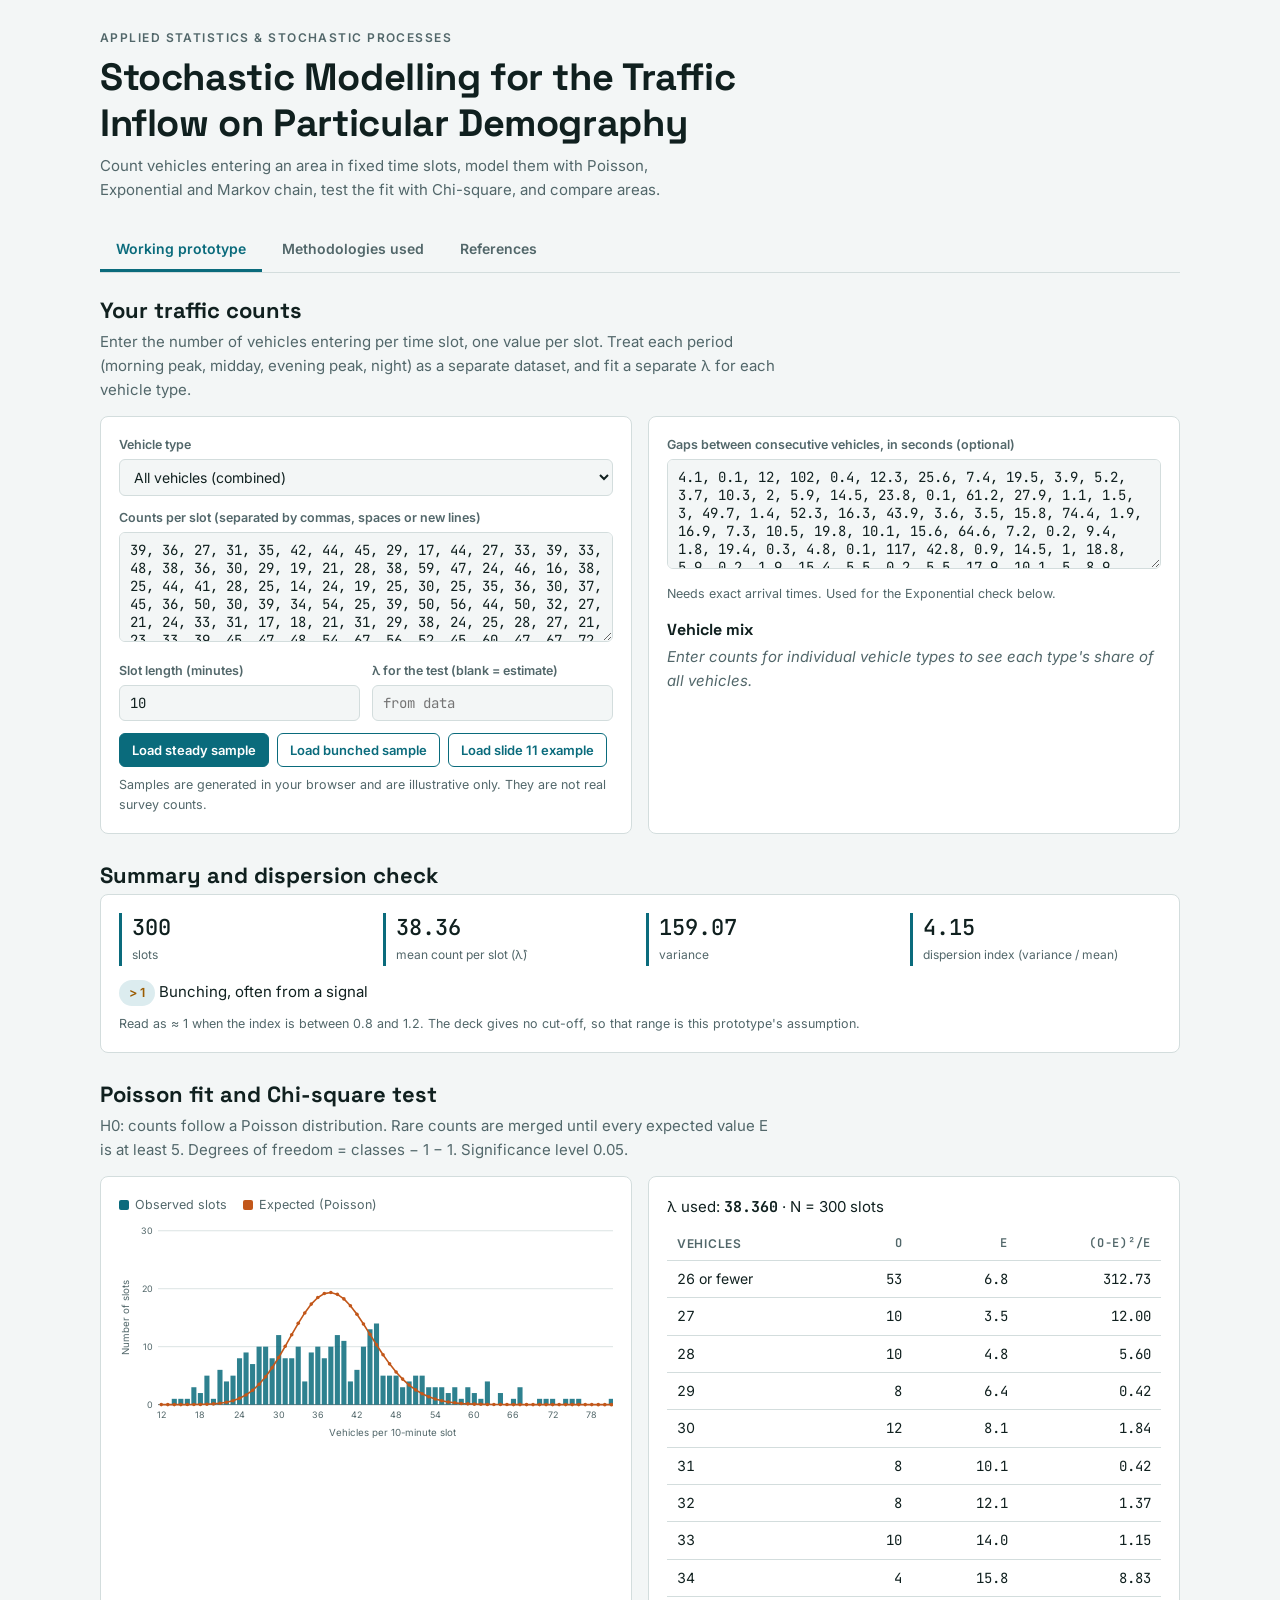
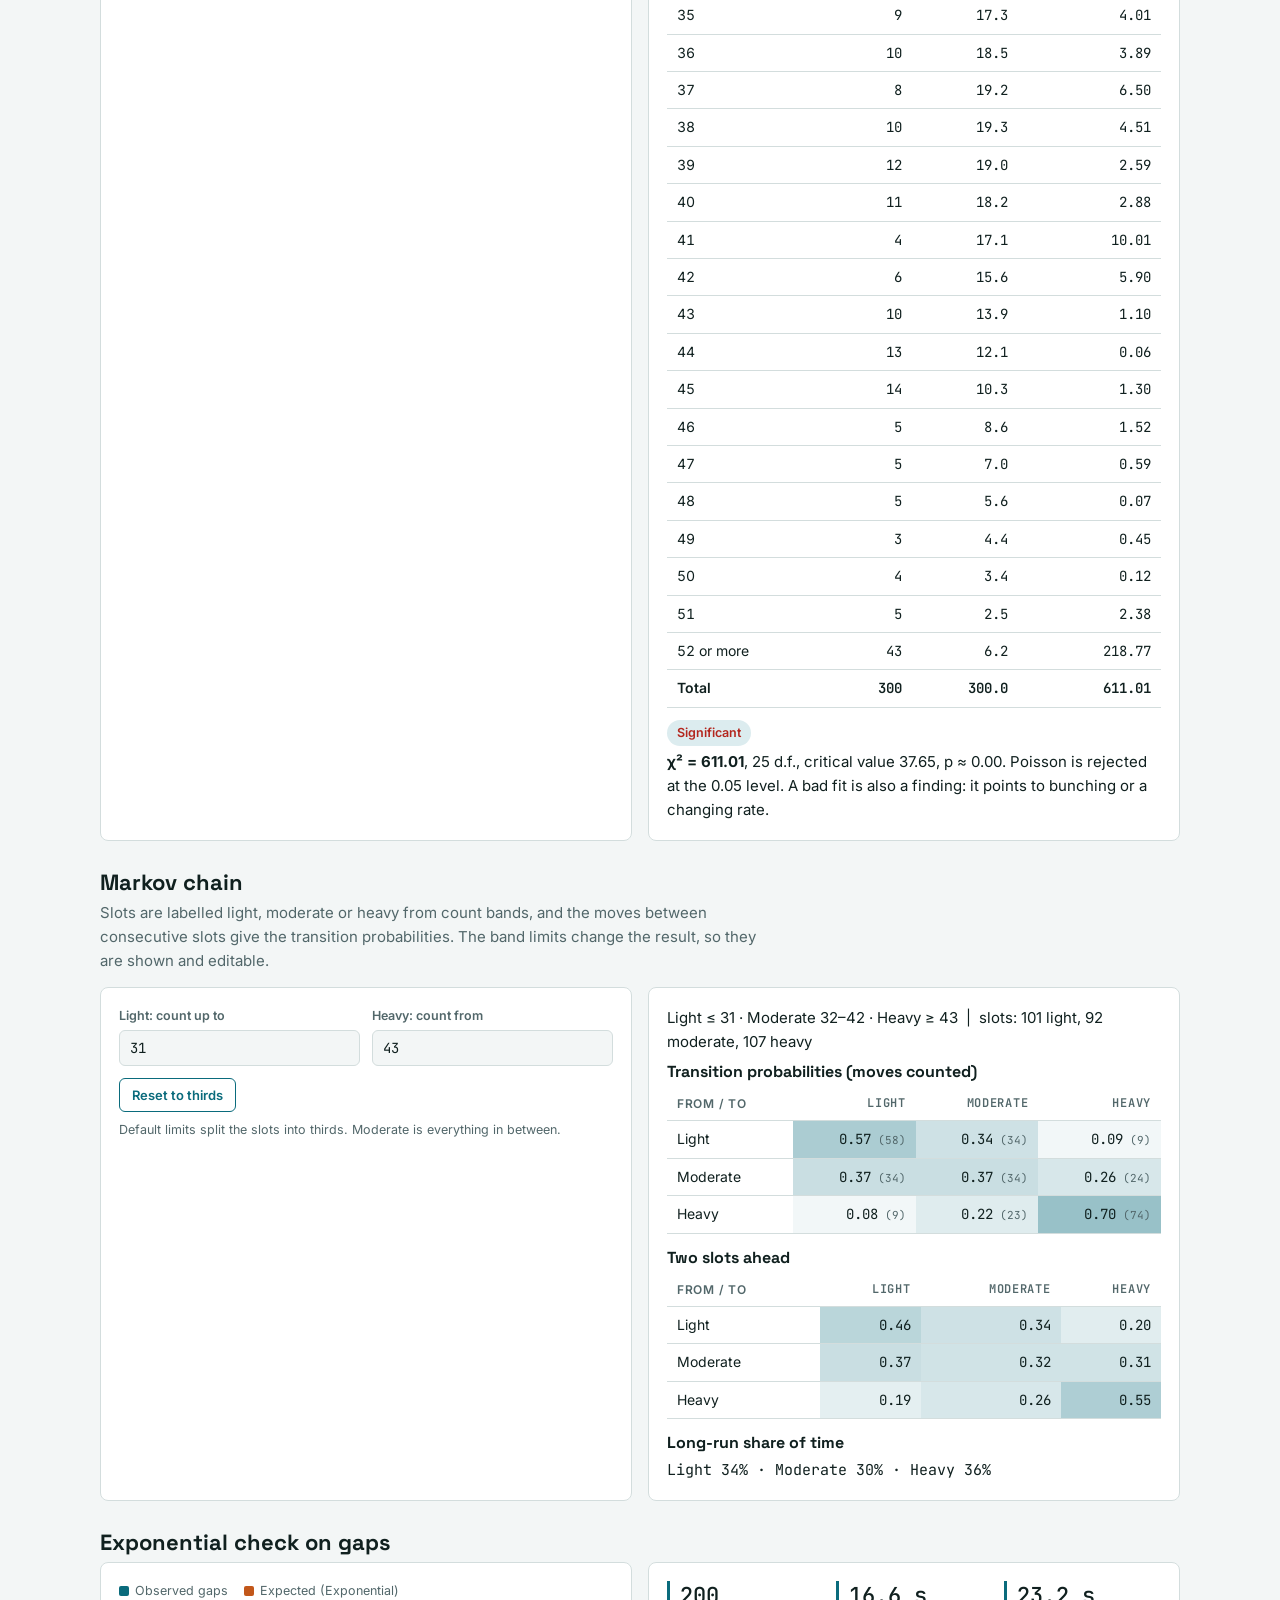
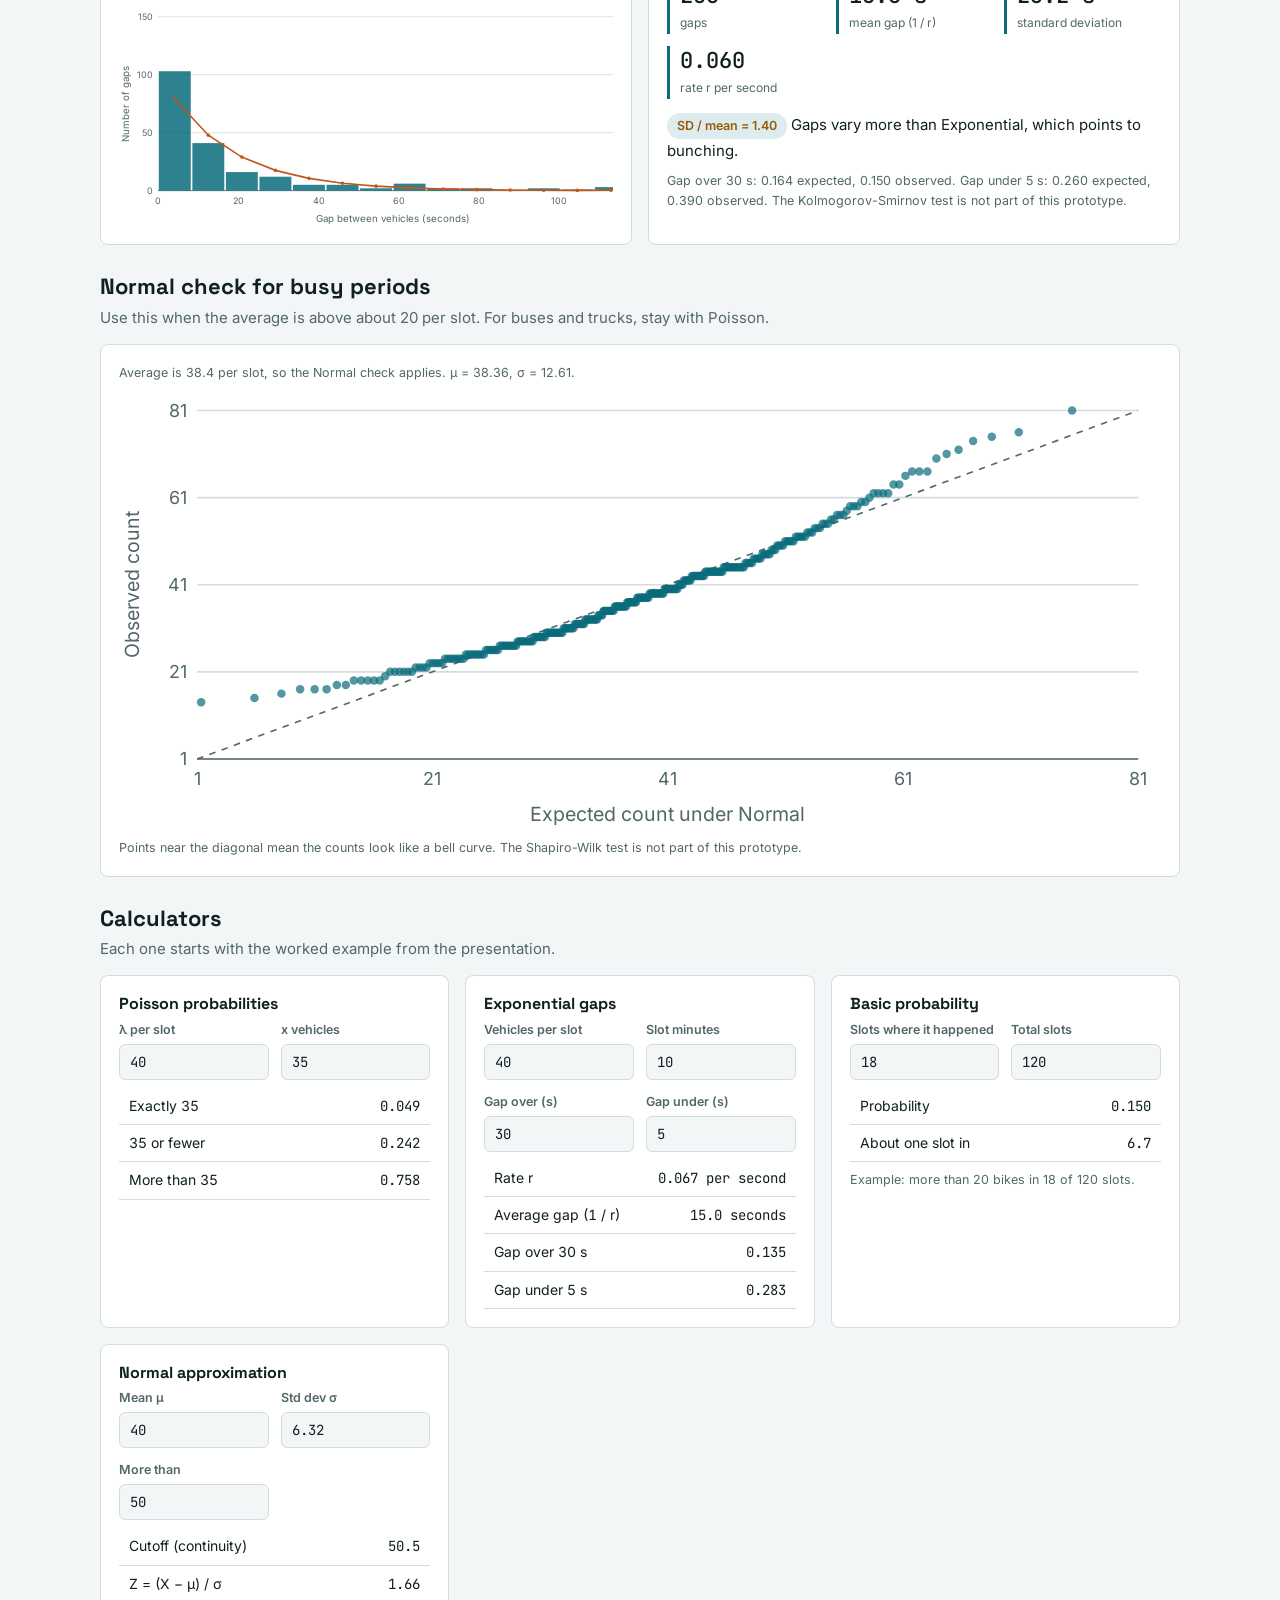
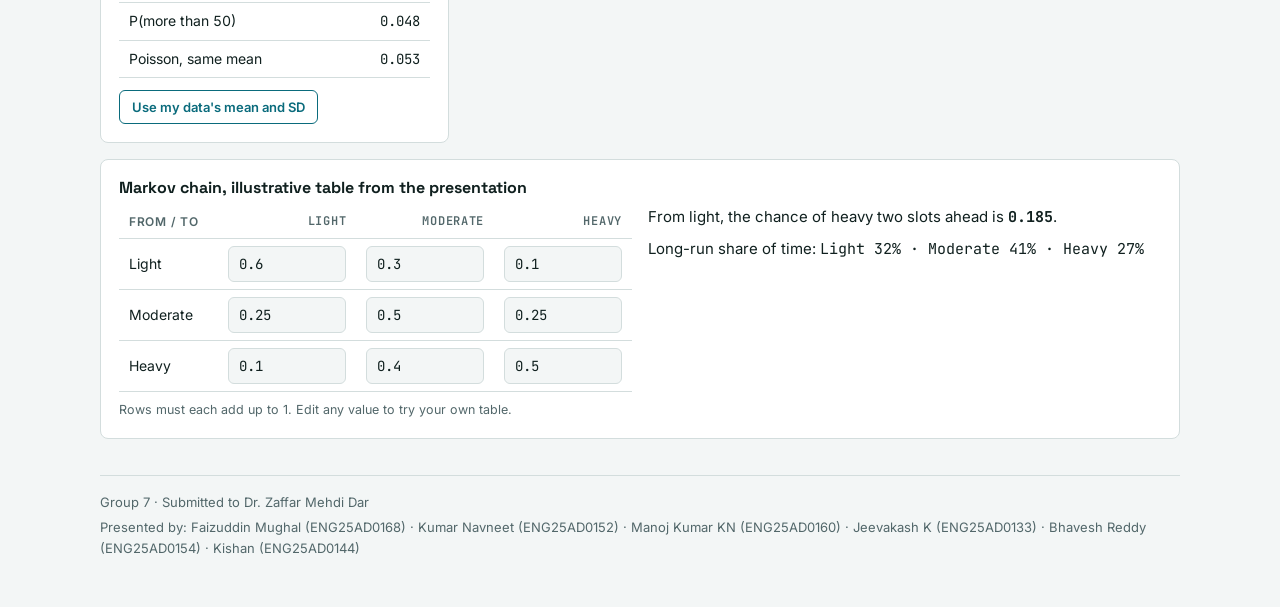
<file: public/assets/aistudio/Stochastic_Modelling_of_Traffic_Inflow_3e2249f5.html>
<!doctype html><html><head><meta charset=utf8><meta name=viewport content="width=device-width,initial-scale=1,viewport-fit=cover"><style>:root{color-scheme:light;box-sizing:border-box;padding-top:env(safe-area-inset-top,0px);padding-bottom:env(safe-area-inset-bottom,0px)}html{scroll-padding-top:env(safe-area-inset-top,0px)}body{margin:0;padding:0;font:14px -apple-system,BlinkMacSystemFont,sans-serif;background:#fff;color:#000}img{max-width:100%}[hidden]:not([hidden=until-found i]){display:none!important}</style></head><body>
<title>Stochastic Modelling of Traffic Inflow</title>
<meta name="claude:viewport-fit-sides" content="cover">
<link rel="stylesheet" href="https://fonts.googleapis.com/css2?family=Inter:wght@400;500;600&family=JetBrains+Mono:wght@400;500&family=Space+Grotesk:wght@500;600;700&display=swap">
<style>
/* Layout: masthead + three-tab workspace. Prototype is a left-to-right working order (data, fit, checks); other tabs are readable documents.
   Palette: deep teal ink on cool paper, one orange for "expected" values. */
:root{
  --bg:#f3f6f6; --surface:#ffffff; --ink:#10201f; --muted:#52676a; --line:#d3dddd;
  --accent:#0a6b7c; --accent-ink:#ffffff; --accent-soft:#dcecef; --exp:#c2571a;
  --good:#1b7f4b; --warn:#9a5b00; --bad:#b3261e;
  --f-head:"Space Grotesk","Inter",system-ui,sans-serif; --f-body:"Inter",system-ui,sans-serif; --f-mono:"JetBrains Mono",ui-monospace,monospace;
}
@media (prefers-color-scheme: dark){:root:not([data-theme="light"]){
  --bg:#0d1616; --surface:#142021; --ink:#e5eeed; --muted:#90a7a8; --line:#283a3b;
  --accent:#4fb6c9; --accent-ink:#06191d; --accent-soft:#17343a; --exp:#f0914f;
  --good:#4cc58a; --warn:#e0a63a; --bad:#f0766d; color-scheme:dark}}
:root[data-theme="dark"]{
  --bg:#0d1616; --surface:#142021; --ink:#e5eeed; --muted:#90a7a8; --line:#283a3b;
  --accent:#4fb6c9; --accent-ink:#06191d; --accent-soft:#17343a; --exp:#f0914f;
  --good:#4cc58a; --warn:#e0a63a; --bad:#f0766d; color-scheme:dark}
*{box-sizing:border-box}
body{background:var(--bg);color:var(--ink);font:15px/1.6 var(--f-body);padding-block:0 48px;
  padding-left:max(16px,env(safe-area-inset-left,0px));padding-right:max(16px,env(safe-area-inset-right,0px))}
.wrap{max-width:1080px;margin:0 auto}
h1,h2,h3{font-family:var(--f-head);line-height:1.2;text-wrap:balance;margin:0}
.mast{padding:28px 0 18px}
.eyebrow{font-size:12px;letter-spacing:.12em;text-transform:uppercase;color:var(--muted);font-weight:600}
h1{font-size:clamp(24px,4.4vw,38px);font-weight:700;margin:8px 0 8px;letter-spacing:-.01em}
.sub{color:var(--muted);margin:0;max-width:70ch}
.tabs{display:flex;gap:4px;border-bottom:1px solid var(--line);margin:8px 0 24px;overflow-x:auto}
.tabs button{font:600 14px var(--f-body);color:var(--muted);background:none;border:0;border-bottom:3px solid transparent;padding:12px 16px;cursor:pointer;white-space:nowrap}
.tabs button[aria-selected="true"]{color:var(--accent);border-bottom-color:var(--accent)}
button:focus-visible,input:focus-visible,select:focus-visible,textarea:focus-visible{outline:2px solid var(--accent);outline-offset:2px}
h2{font-size:22px;margin:0 0 6px}
h3{font-size:16px;margin:0 0 6px}
.sec{margin:0 0 28px}
.lede{color:var(--muted);margin:0 0 14px;max-width:75ch}
.card{background:var(--surface);border:1px solid var(--line);border-radius:8px;padding:18px}
.grid2{display:grid;grid-template-columns:repeat(auto-fit,minmax(min(100%,320px),1fr));gap:16px}
.grid2>*{min-width:0}
.stack{display:grid;gap:16px}
label{display:block;font-size:12.5px;font-weight:600;color:var(--muted);margin-bottom:4px}
input,select,textarea{width:100%;font:14px var(--f-mono);color:var(--ink);background:var(--bg);border:1px solid var(--line);border-radius:6px;padding:8px 10px}
select{font-family:var(--f-body)}
textarea{min-height:110px;resize:vertical}
.row{display:grid;grid-template-columns:repeat(auto-fit,minmax(120px,1fr));gap:12px;margin-top:12px}
.btns{display:flex;flex-wrap:wrap;gap:8px;margin-top:12px}
.btn{font:600 13px var(--f-body);padding:8px 12px;border-radius:6px;border:1px solid var(--accent);background:var(--accent);color:var(--accent-ink);cursor:pointer}
.btn.ghost{background:transparent;color:var(--accent)}
.hint{font-size:12.5px;color:var(--muted);margin:8px 0 0}
.msg{font-size:13px;margin:8px 0 0;color:var(--bad)}
.stats{display:grid;grid-template-columns:repeat(auto-fit,minmax(130px,1fr));gap:12px}
.stat{border-left:3px solid var(--accent);padding-left:10px}
.stat b{display:block;font:500 22px var(--f-mono);font-variant-numeric:tabular-nums}
.stat span{font-size:12px;color:var(--muted)}
.pill{display:inline-block;font-size:12.5px;font-weight:600;padding:3px 10px;border-radius:99px;background:var(--accent-soft);color:var(--accent)}
.pill.good{color:var(--good)}.pill.warn{color:var(--warn)}.pill.bad{color:var(--bad)}
.tw{overflow-x:auto}
table{border-collapse:collapse;width:100%;font-size:14px}
th,td{padding:7px 10px;border-bottom:1px solid var(--line);text-align:left;font-variant-numeric:tabular-nums}
th{font-size:12px;text-transform:uppercase;letter-spacing:.06em;color:var(--muted);font-weight:600}
td.n,th.n{text-align:right;font-family:var(--f-mono)}
tfoot td{font-weight:600}
.formula{font:500 15px var(--f-mono);background:var(--accent-soft);border-radius:6px;padding:10px 12px;margin:8px 0;overflow-x:auto}
.chart{overflow-x:auto}
.chart svg{display:block;width:100%;min-width:520px;height:auto}
.chart .grid{stroke:var(--line);stroke-width:1}
.chart .axis{stroke:var(--muted);stroke-width:1}
.chart .tick{fill:var(--muted);font:11px var(--f-body)}
.chart .albl{fill:var(--muted);font:12px var(--f-body)}
.chart .bar{fill:var(--accent);opacity:.85}
.chart .exp{stroke:var(--exp);stroke-width:2;fill:none}
.chart .dot{fill:var(--exp)}
.chart .pt{fill:var(--accent)}
.legend{display:flex;gap:16px;flex-wrap:wrap;font-size:12.5px;color:var(--muted);margin-bottom:6px}
.legend i{display:inline-block;width:10px;height:10px;border-radius:2px;margin-right:6px;vertical-align:-1px}
.mono{font-family:var(--f-mono)}
.empty{color:var(--muted);font-style:italic}
.mix{display:grid;gap:6px}
.mix div{display:grid;grid-template-columns:110px 1fr 56px;gap:10px;align-items:center;font-size:13px}
.mix .track{background:var(--accent-soft);border-radius:4px;height:10px}
.mix .track i{display:block;height:100%;background:var(--accent);border-radius:4px}
.steps{list-style:none;margin:0;padding:0;display:grid;gap:10px;counter-reset:s}
.steps li{display:grid;grid-template-columns:auto 1fr auto;gap:12px;align-items:baseline;padding:10px 0;border-bottom:1px solid var(--line)}
.steps li::before{counter-increment:s;content:counter(s);font:600 13px var(--f-mono);color:var(--accent)}
.wk{font:12px var(--f-mono);color:var(--muted)}
.tool{margin-bottom:16px}
ul.tight{margin:6px 0 0;padding-left:20px}
ul.tight li{margin:3px 0}
.chips{display:flex;gap:8px;flex-wrap:wrap;margin:0 0 20px}
.chips button{font:500 13px var(--f-body);color:var(--accent);background:var(--accent-soft);border:0;border-radius:99px;padding:5px 12px;cursor:pointer}
footer{border-top:1px solid var(--line);margin-top:36px;padding-top:16px;font-size:13px;color:var(--muted)}
[role=tabpanel]:focus{outline:none}
@media (max-width:520px){.mix div{grid-template-columns:90px 1fr 50px}}
</style>

<div class="wrap">
<header class="mast">
  <div class="eyebrow">Applied Statistics &amp; Stochastic Processes</div>
  <h1>Stochastic Modelling for the Traffic Inflow on Particular Demography</h1>
  <p class="sub">Count vehicles entering an area in fixed time slots, model them with Poisson, Exponential and Markov chain, test the fit with Chi-square, and compare areas.</p>
</header>

<div class="tabs" role="tablist" aria-label="Sections">
  <button role="tab" id="t-prototype" aria-controls="p-prototype" aria-selected="true" data-tab="prototype">Working prototype</button>
  <button role="tab" id="t-methodology" aria-controls="p-methodology" aria-selected="false" data-tab="methodology">Methodologies used</button>
  <button role="tab" id="t-references" aria-controls="p-references" aria-selected="false" data-tab="references">References</button>
</div>

<!-- ============ PROTOTYPE ============ -->
<section role="tabpanel" id="p-prototype" aria-labelledby="t-prototype" tabindex="-1">
  <div class="sec">
    <h2>Your traffic counts</h2>
    <p class="lede">Enter the number of vehicles entering per time slot, one value per slot. Treat each period (morning peak, midday, evening peak, night) as a separate dataset, and fit a separate λ for each vehicle type.</p>
    <div class="grid2">
      <div class="card">
        <label for="vtype">Vehicle type</label>
        <select id="vtype"></select>
        <div style="margin-top:12px">
          <label for="counts">Counts per slot (separated by commas, spaces or new lines)</label>
          <textarea id="counts" spellcheck="false"></textarea>
          <div class="msg" id="countsMsg" role="alert"></div>
        </div>
        <div class="row">
          <div><label for="slotMin">Slot length (minutes)</label><input id="slotMin" type="number" min="1" step="1" value="10"></div>
          <div><label for="lamOver">λ for the test (blank = estimate)</label><input id="lamOver" type="number" min="0" step="any" placeholder="from data"></div>
        </div>
        <div class="btns">
          <button class="btn" id="smpSteady">Load steady sample</button>
          <button class="btn ghost" id="smpBunch">Load bunched sample</button>
          <button class="btn ghost" id="smpDeck">Load slide 11 example</button>
        </div>
        <p class="hint">Samples are generated in your browser and are illustrative only. They are not real survey counts.</p>
      </div>
      <div class="card">
        <label for="gaps">Gaps between consecutive vehicles, in seconds (optional)</label>
        <textarea id="gaps" spellcheck="false" placeholder="e.g. 12, 4.5, 31, 9 …"></textarea>
        <div class="msg" id="gapsMsg" role="alert"></div>
        <p class="hint">Needs exact arrival times. Used for the Exponential check below.</p>
        <h3 style="margin-top:16px">Vehicle mix</h3>
        <div id="mix" class="mix"><span class="empty">Enter counts for individual vehicle types to see each type's share of all vehicles.</span></div>
      </div>
    </div>
  </div>

  <div class="sec">
    <h2>Summary and dispersion check</h2>
    <div class="card" id="summary"><span class="empty">Waiting for counts.</span></div>
  </div>

  <div class="sec">
    <h2>Poisson fit and Chi-square test</h2>
    <p class="lede">H0: counts follow a Poisson distribution. Rare counts are merged until every expected value E is at least 5. Degrees of freedom = classes − 1 − 1. Significance level 0.05.</p>
    <div class="grid2">
      <div class="card"><div class="legend"><span><i style="background:var(--accent)"></i>Observed slots</span><span><i style="background:var(--exp)"></i>Expected (Poisson)</span></div><div class="chart" id="poisChart"></div></div>
      <div class="card"><div id="chiOut"><span class="empty">Waiting for counts.</span></div></div>
    </div>
  </div>

  <div class="sec">
    <h2>Markov chain</h2>
    <p class="lede">Slots are labelled light, moderate or heavy from count bands, and the moves between consecutive slots give the transition probabilities. The band limits change the result, so they are shown and editable.</p>
    <div class="grid2">
      <div class="card">
        <div class="row" style="margin-top:0">
          <div><label for="bandL">Light: count up to</label><input id="bandL" type="number" step="1"></div>
          <div><label for="bandH">Heavy: count from</label><input id="bandH" type="number" step="1"></div>
        </div>
        <div class="btns"><button class="btn ghost" id="bandReset">Reset to thirds</button></div>
        <p class="hint">Default limits split the slots into thirds. Moderate is everything in between.</p>
        <div class="msg" id="bandMsg" role="alert"></div>
        <div id="mkNote" class="hint"></div>
      </div>
      <div class="card" id="mkOut"><span class="empty">Waiting for counts.</span></div>
    </div>
  </div>

  <div class="sec">
    <h2>Exponential check on gaps</h2>
    <div class="grid2">
      <div class="card"><div class="legend"><span><i style="background:var(--accent)"></i>Observed gaps</span><span><i style="background:var(--exp)"></i>Expected (Exponential)</span></div><div class="chart" id="gapChart"><span class="empty">Add gaps above to see the histogram.</span></div></div>
      <div class="card" id="gapOut"><span class="empty">Add gaps above. If arrivals are Poisson, the standard deviation of the gaps should be close to their mean.</span></div>
    </div>
  </div>

  <div class="sec">
    <h2>Normal check for busy periods</h2>
    <p class="lede">Use this when the average is above about 20 per slot. For buses and trucks, stay with Poisson.</p>
    <div class="card"><div id="qqNote" class="hint" style="margin:0 0 8px"></div><div class="chart" id="qqChart"></div>
      <p class="hint">Points near the diagonal mean the counts look like a bell curve. The Shapiro-Wilk test is not part of this prototype.</p></div>
  </div>

  <div class="sec">
    <h2>Calculators</h2>
    <p class="lede">Each one starts with the worked example from the presentation.</p>
    <div class="grid2">
      <div class="card"><h3>Poisson probabilities</h3>
        <div class="row" style="margin-top:6px"><div><label for="cL">λ per slot</label><input id="cL" type="number" step="any" value="40"></div><div><label for="cX">x vehicles</label><input id="cX" type="number" step="1" value="35"></div></div>
        <div class="tw" style="margin-top:8px"><table id="cPois"></table></div></div>
      <div class="card"><h3>Exponential gaps</h3>
        <div class="row" style="margin-top:6px">
          <div><label for="eL">Vehicles per slot</label><input id="eL" type="number" step="any" value="40"></div>
          <div><label for="eM">Slot minutes</label><input id="eM" type="number" step="any" value="10"></div>
          <div><label for="eT">Gap over (s)</label><input id="eT" type="number" step="any" value="30"></div>
          <div><label for="eS">Gap under (s)</label><input id="eS" type="number" step="any" value="5"></div></div>
        <div class="tw" style="margin-top:8px"><table id="cExp"></table></div></div>
      <div class="card"><h3>Basic probability</h3>
        <div class="row" style="margin-top:6px"><div><label for="bE">Slots where it happened</label><input id="bE" type="number" step="1" value="18"></div><div><label for="bN">Total slots</label><input id="bN" type="number" step="1" value="120"></div></div>
        <div class="tw" style="margin-top:8px"><table id="cBasic"></table></div>
        <p class="hint">Example: more than 20 bikes in 18 of 120 slots.</p></div>
      <div class="card"><h3>Normal approximation</h3>
        <div class="row" style="margin-top:6px"><div><label for="nM">Mean μ</label><input id="nM" type="number" step="any" value="40"></div><div><label for="nS">Std dev σ</label><input id="nS" type="number" step="any" value="6.32"></div><div><label for="nX">More than</label><input id="nX" type="number" step="1" value="50"></div></div>
        <div class="tw" style="margin-top:8px"><table id="cNorm"></table></div>
        <div class="btns"><button class="btn ghost" id="nUse">Use my data's mean and SD</button></div></div>
      <div class="card" style="grid-column:1/-1"><h3>Markov chain, illustrative table from the presentation</h3>
        <div class="grid2" style="margin-top:8px"><div class="tw"><table id="cMk"></table></div><div id="cMkOut"></div></div>
        <p class="hint">Rows must each add up to 1. Edit any value to try your own table.</p></div>
    </div>
  </div>
</section>

<!-- ============ METHODOLOGY ============ -->
<section role="tabpanel" id="p-methodology" aria-labelledby="t-methodology" tabindex="-1" hidden>
  <div class="chips" aria-label="Jump to">
    <button data-jump="m-aim">Aim and problem</button><button data-jump="m-data">Data</button><button data-jump="m-frame">Framework</button><button data-jump="m-t1">Poisson</button><button data-jump="m-t2">Exponential</button><button data-jump="m-t3">Markov chain</button><button data-jump="m-t4">Chi-square</button><button data-jump="m-t5">Normal and demography</button><button data-jump="m-end">Limitations and conclusion</button>
  </div>

  <div class="sec" id="m-aim">
    <h2>Aim and problem</h2>
    <div class="stack">
      <div class="card"><h3>Aim</h3><p style="margin:0">To describe the traffic inflow into a particular area using probability models, test how well the models fit the real counts, and link the results to the demography of the area.</p></div>
      <div class="card"><h3>Abstract</h3><p style="margin:0">This project plans a methodology for stochastic modelling of traffic inflow. Vehicles entering an area are counted in fixed time slots, split by vehicle type. The Poisson distribution models arrivals per slot, the Exponential distribution models the gaps between vehicles, and a Markov chain models shifts between light, moderate and heavy traffic. The Chi-square test checks the fit, with the Normal distribution as an extra. Results are compared across areas with different demography.</p></div>
      <div class="card"><h3>Introduction</h3>
        <ul class="tight">
          <li>Traffic never arrives at a steady beat: ten minutes may bring 32 vehicles, the next ten 47, and the next 38.</li>
          <li>Towns add vehicles faster than road, and mixed traffic of bikes, autos, cars, buses and trucks makes the pattern harder to read.</li>
          <li>Inflow, the number of vehicles entering an area in a given time, is the starting point for signal timing, road design, safety, parking, air quality and planning ahead.</li>
          <li>A stochastic model treats arrivals as a random process: unpredictable from one moment to the next, but with a clear pattern over time.</li>
          <li>Probability lets us describe inflow with numbers instead of hunches, including the risk of a bad slot and not just the typical one.</li>
        </ul></div>
      <div class="grid2">
        <div class="card"><h3>Problem statement</h3><p style="margin:0">Traffic inflow depends on the area: students, offices, markets and housing each produce different vehicles, peaks and quiet spells. A plain average such as “40 vehicles every ten minutes” hides the worst slot, the quiet gaps and whether heavy traffic lasts.</p></div>
        <div class="card"><h3>Research gap</h3><p style="margin:0">There is a need to check whether simple probability models describe inflow in one particular demography, and to show where they fail, for example when signals or office timings bunch vehicles together.</p></div>
        <div class="card"><h3>Proposed solution</h3><p style="margin:0">Count vehicles by type in fixed slots, model them with Poisson, Exponential and Markov chain, test the fit with Chi-square, and compare areas.</p></div>
        <div class="card"><h3>Scope</h3><p style="margin:0">Only vehicles entering the area, in fixed 10-minute slots, with morning peak, midday, evening peak and night treated separately.</p></div>
      </div>
    </div>
  </div>

  <div class="sec" id="m-data">
    <h2>Data description, collection and cleaning</h2>
    <p class="lede">Data source: counts at the main entry points (tally, video or automatic counters), plus census and municipal records.</p>
    <div class="grid2">
      <div class="card"><h3>Traffic data (per time slot)</h3><div class="tw"><table>
        <thead><tr><th>Parameter</th><th>Description</th></tr></thead><tbody>
        <tr><td>Counts per slot</td><td>Vehicles entering per 10 minutes</td></tr>
        <tr><td>Gaps</td><td>Arrival time to the second</td></tr>
        <tr><td>Vehicle category</td><td>Two-wheeler, car, auto, bus, truck, cycle</td></tr>
        <tr><td>Date and time</td><td>Slot start, weekday or weekend</td></tr>
        <tr><td>Location</td><td>Entry point, direction, lanes, signals</td></tr>
        <tr><td>Conditions</td><td>Weather, festivals, roadworks, accidents</td></tr></tbody></table></div></div>
      <div class="card"><h3>Demographic data (once per area)</h3><div class="tw"><table>
        <thead><tr><th>Variable</th><th>Why it matters</th></tr></thead><tbody>
        <tr><td>Population, density</td><td>More people, more trips</td></tr>
        <tr><td>Age groups</td><td>Students lean to two-wheelers</td></tr>
        <tr><td>Occupation</td><td>Offices and factories create timed surges</td></tr>
        <tr><td>Vehicle ownership</td><td>Shapes the vehicle mix</td></tr>
        <tr><td>Land use</td><td>Residential, market, office, school</td></tr>
        <tr><td>Travel patterns</td><td>Explain when peaks fall</td></tr></tbody></table></div>
        <p class="hint">Traffic data shows how the area behaves; demographic data, matched to it afterwards, shows why.</p></div>
      <div class="card"><h3>Collection plan</h3><div class="tw"><table>
        <thead><tr><th>Parameter</th><th>Description</th></tr></thead><tbody>
        <tr><td>Where</td><td>Main entry points, away from signals</td></tr>
        <tr><td>How long</td><td>3–5 days, including a weekend</td></tr>
        <tr><td>Slots</td><td>About 100 per period</td></tr>
        <tr><td>Slot length</td><td>10 minutes, same throughout</td></tr>
        <tr><td>Methods</td><td>Tally, video, counters, records</td></tr>
        <tr><td>Quality</td><td>Fixed classes, double counting, flag disturbed slots</td></tr></tbody></table></div></div>
      <div class="card"><h3>Cleaning and the dispersion check</h3>
        <p style="margin:0 0 6px">Remove or flag missing slots, impossible values, duplicates and accident slots; log every change.</p>
        <div class="formula">dispersion index = variance / mean</div>
        <div class="tw"><table><thead><tr><th>Value</th><th>Meaning</th></tr></thead><tbody>
        <tr><td>≈ 1</td><td>Poisson looks good</td></tr>
        <tr><td>&gt; 1</td><td>Bunching, often from a signal</td></tr>
        <tr><td>&lt; 1</td><td>More even than random</td></tr></tbody></table></div></div>
    </div>
  </div>

  <div class="sec" id="m-frame">
    <h2>Methodology framework</h2>
    <div class="card"><ol class="steps">
      <li><span>Choose the area, entry points, vehicle classes and slot length.</span><span class="wk">Week 1</span></li>
      <li><span>Collect and clean the counts.</span><span class="wk">Weeks 2–4</span></li>
      <li><span>Run summaries and the dispersion check.</span><span class="wk">Week 4</span></li>
      <li><span>Fit Poisson to counts and Exponential to gaps.</span><span class="wk">Week 5</span></li>
      <li><span>Label slots light, moderate or heavy and build the Markov chain.</span><span class="wk">Week 5</span></li>
      <li><span>Run Chi-square tests and the Normal check.</span><span class="wk">Week 6</span></li>
      <li><span>Compare areas and relate them to demography.</span><span class="wk">Week 6</span></li>
      <li><span>Write up the findings and limitations.</span><span class="wk">Week 7</span></li>
    </ol></div>
  </div>

  <div class="sec" id="m-t1">
    <h2>Statistical tool 1: Poisson distribution</h2>
    <div class="card tool">
      <p style="margin:0">Models the number of vehicles arriving in a fixed time slot when arrivals are independent at a steady average rate λ.</p>
      <div class="formula">P(X = x) = e<sup>−λ</sup> · λ<sup>x</sup> / x!</div>
      <p class="hint" style="margin-top:0">Where x = number of vehicles, λ = average count per slot.</p>
      <h3 style="margin-top:14px">It fits when</h3>
      <p style="margin:0">Arrivals are independent · the rate is steady within the period · no two vehicles arrive at the same instant · mean ≈ variance.</p>
      <h3 style="margin-top:14px">Basic probability</h3>
      <p style="margin:0">P(event) = slots where it happened / total slots. More than 20 bikes in 18 of 120 slots gives 18/120 = 0.15, about one slot in seven.</p>
      <h3 style="margin-top:14px">Worked example: λ = 40 per 10 minutes</h3>
      <div class="tw"><table style="max-width:380px"><thead><tr><th>Event</th><th class="n">Probability</th></tr></thead><tbody>
        <tr><td>Exactly 40</td><td class="n">0.063</td></tr><tr><td>Exactly 35</td><td class="n">0.049</td></tr><tr><td>Exactly 45</td><td class="n">0.044</td></tr><tr><td>35 or fewer</td><td class="n">0.24</td></tr></tbody></table></div>
      <p class="hint">About a quarter of slots are that quiet or quieter. A separate λ is fitted for each vehicle type.</p>
    </div>
  </div>

  <div class="sec" id="m-t2">
    <h2>Statistical tool 2: Exponential distribution</h2>
    <div class="card tool">
      <p style="margin:0">Models the waiting time between two vehicles. If arrivals are Poisson, the gaps are exponential, so the two models back each other up.</p>
      <div class="formula">P(gap &gt; t) = e<sup>−r·t</sup><br>mean gap = 1 / r</div>
      <p class="hint" style="margin-top:0">Where r = arrival rate per second, t = gap in seconds.</p>
      <h3 style="margin-top:14px">How we check it</h3>
      <p style="margin:0">Standard deviation of gaps should be close to the mean · overlay the exponential curve on a histogram of gaps · Chi-square or Kolmogorov-Smirnov test · short gaps point to crowding and tailgating.</p>
      <h3 style="margin-top:14px">Worked example: 40 vehicles per 10 minutes</h3>
      <div class="tw"><table style="max-width:380px"><thead><tr><th>Quantity</th><th class="n">Value</th></tr></thead><tbody>
        <tr><td>Rate r</td><td class="n">0.067 per second</td></tr><tr><td>Average gap</td><td class="n">15 seconds</td></tr><tr><td>Gap over 30 s</td><td class="n">0.135</td></tr><tr><td>Gap under 5 s</td><td class="n">0.28</td></tr></tbody></table></div>
      <p class="hint">A gap over 30 s occurs about once in seven. Short gaps are why random traffic still looks clustered.</p>
    </div>
  </div>

  <div class="sec" id="m-t3">
    <h2>Statistical tool 3: Markov chain</h2>
    <div class="card tool">
      <p style="margin:0">Adds a bit of memory: the next state of traffic depends on the state now. Traffic tends to stay in one state for a while.</p>
      <h3 style="margin-top:14px">Building the chain</h3>
      <ul class="tight" style="list-style:none;padding:0">
        <li>1.) Define states: light, moderate, heavy, from low, middle and high count bands.</li>
        <li>2.) Count the moves between consecutive slots.</li>
        <li>3.) Divide each row by its total to get probabilities.</li></ul>
      <div class="formula">p(ij) = P(next state = j | current state = i)</div>
      <p class="hint" style="margin-top:0">Needs a few hundred slots, and the band limits must be stated clearly because they change the results.</p>
      <h3 style="margin-top:14px">Transition table (illustrative numbers)</h3>
      <div class="tw"><table style="max-width:420px"><thead><tr><th>From / To</th><th class="n">Light</th><th class="n">Moderate</th><th class="n">Heavy</th></tr></thead><tbody>
        <tr><td>Light</td><td class="n">0.60</td><td class="n">0.30</td><td class="n">0.10</td></tr>
        <tr><td>Moderate</td><td class="n">0.25</td><td class="n">0.50</td><td class="n">0.25</td></tr>
        <tr><td>Heavy</td><td class="n">0.10</td><td class="n">0.40</td><td class="n">0.50</td></tr></tbody></table></div>
      <p class="hint">Light now: 60% stays light. Two slots ahead, the chance of heavy is about 0.185. Long-run share of time: about 32% light, 41% moderate, 27% heavy.</p>
    </div>
  </div>

  <div class="sec" id="m-t4">
    <h2>Statistical tool 4: Chi-square test</h2>
    <div class="card tool">
      <p style="margin:0">Checks whether the observed counts fit what the model expects.</p>
      <p style="margin:8px 0 0">H0: counts follow a Poisson distribution.<br>H1: counts do not follow a Poisson distribution.</p>
      <div class="formula">χ² = Σ (O − E)² / E</div>
      <p class="hint" style="margin-top:0">Where O = observed slots, E = expected slots = N × Poisson probability.</p>
      <p style="margin:8px 0 0">Merge rare counts until every E is at least 5. Degrees of freedom = classes − 1 − 1. Significance level: 0.05.</p>
      <h3 style="margin-top:14px">Example: 100 five-minute slots, λ = 4</h3>
      <div class="tw"><table style="max-width:460px"><thead><tr><th>Vehicles</th><th class="n">O</th><th class="n">E</th><th class="n">(O−E)²/E</th></tr></thead><tbody>
        <tr><td>0 or 1</td><td class="n">6</td><td class="n">9.2</td><td class="n">1.09</td></tr>
        <tr><td>2</td><td class="n">18</td><td class="n">14.7</td><td class="n">0.76</td></tr>
        <tr><td>3</td><td class="n">24</td><td class="n">19.5</td><td class="n">1.02</td></tr>
        <tr><td>4</td><td class="n">15</td><td class="n">19.5</td><td class="n">1.05</td></tr>
        <tr><td>5</td><td class="n">20</td><td class="n">15.6</td><td class="n">1.22</td></tr>
        <tr><td>6</td><td class="n">7</td><td class="n">10.4</td><td class="n">1.12</td></tr>
        <tr><td>7 or more</td><td class="n">10</td><td class="n">11.1</td><td class="n">0.10</td></tr></tbody>
        <tfoot><tr><td>Total</td><td class="n">100</td><td class="n">100</td><td class="n">6.37</td></tr></tfoot></table></div>
      <p style="margin:10px 0 0"><b>Result:</b> χ² = 6.37, 5 d.f., critical value 11.07, p ≈ 0.27. Not significant: Poisson is not rejected.</p>
      <p class="hint">Counts are invented for illustration.</p>
    </div>
  </div>

  <div class="sec" id="m-t5">
    <h2>Statistical tool 5: Normal distribution and demography</h2>
    <div class="card tool">
      <p style="margin:0">Extra check for busy periods: do counts look like a bell curve? Use a histogram, a Q-Q plot and the Shapiro-Wilk test.</p>
      <div class="formula">Z = (X − μ) / σ</div>
      <p style="margin:8px 0 0">Example: μ = 40, σ ≈ 6.3. More than 50 vehicles uses cutoff 50.5, so Z ≈ 1.66 and the probability is about 0.048, very close to Poisson.</p>
      <p class="hint">Use it when the average is above about 20 per slot. For buses and trucks, stay with Poisson.</p>
      <h3 style="margin-top:14px">Compare contrasting areas</h3>
      <div class="tw"><table><thead><tr><th>If the area has</th><th>We would expect</th></tr></thead><tbody>
        <tr><td>Many students</td><td>More two-wheelers; peaks at college timings</td></tr>
        <tr><td>Many offices</td><td>Sharp, short morning and evening peaks</td></tr>
        <tr><td>A busy market</td><td>Short gaps, goods vehicles, long heavy spells</td></tr>
        <tr><td>Mostly housing</td><td>Low, steady inflow, small peaks</td></tr>
        <tr><td>High car ownership</td><td>More cars, larger counts</td></tr></tbody></table></div>
      <p class="hint">Compare λ, vehicle mix, Markov tables and gaps. These are expectations to test, not conclusions.</p>
    </div>
  </div>

  <div class="sec" id="m-end">
    <h2>Limitations, future scope and conclusion</h2>
    <div class="grid2">
      <div class="card"><h3>Limitations</h3><ul class="tight">
        <li>Poisson assumes independent, steady arrivals; signals and school or office timings can bunch vehicles.</li>
        <li>Exponential and Markov models need exact arrival times and a long run of slots.</li>
        <li>Light, moderate and heavy limits change the Markov results.</li>
        <li>Results belong to the place and time surveyed; mixed traffic is modelled by vehicle type.</li>
        <li>Demographic data may come from older census years.</li></ul></div>
      <div class="card"><h3>Future scope</h3><ul class="tight">
        <li>Poisson regression linking arrival rate to density and vehicle ownership.</li>
        <li>Time-varying Poisson process and queueing models for waiting time at the entry point.</li></ul></div>
      <div class="card" style="grid-column:1/-1"><h3>Conclusion</h3><ul class="tight">
        <li>Basic probability gives the first honest answers: how often busy slots happen and the share of each vehicle type.</li>
        <li>Poisson models counts per slot; Exponential models gaps between vehicles.</li>
        <li>The Markov chain shows how traffic moves between light, moderate and heavy.</li>
        <li>Chi-square checks whether the models really fit; Normal is a shortcut for busy periods.</li>
        <li>A bad fit is also a finding: it points to bunching or a changing rate.</li>
        <li>A handful of simple models, checked against real counts, turn vehicle counts into clear, honest statements about an area’s traffic.</li></ul></div>
    </div>
  </div>
</section>

<!-- ============ REFERENCES ============ -->
<section role="tabpanel" id="p-references" aria-labelledby="t-references" tabindex="-1" hidden>
  <div class="sec">
    <h2>References</h2>
    <div class="card">
      <p style="margin:0"><b>The presentation contains no references.</b> There is no references slide and no citation on any of its 14 slides, so none are listed here. Adding sources that the deck does not name would mean inventing them.</p>
      <p class="hint">When the group has its sources, send them and they can be added to this tab as written.</p>
    </div>
  </div>
  <div class="sec">
    <h3>What the deck does name</h3>
    <div class="grid2">
      <div class="card"><h3>Data sources (slide 5)</h3><p style="margin:0">Counts at the main entry points (tally, video or automatic counters), plus census and municipal records. No specific datasets, agencies or years are given.</p></div>
      <div class="card"><h3>Statistical methods (slides 8–12)</h3><p style="margin:0">Poisson distribution, Exponential distribution, Markov chain, Chi-square test, Normal distribution, Kolmogorov-Smirnov test, Shapiro-Wilk test and Q-Q plots. These are method names only, with no textbook or paper attached.</p></div>
    </div>
  </div>
</section>

<footer>
  <div>Group 7 · Submitted to Dr. Zaffar Mehdi Dar</div>
  <div style="margin-top:4px">Presented by: Faizuddin Mughal (ENG25AD0168) · Kumar Navneet (ENG25AD0152) · Manoj Kumar KN (ENG25AD0160) · Jeevakash K (ENG25AD0133) · Bhavesh Reddy (ENG25AD0154) · Kishan (ENG25AD0144)</div>
</footer>
</div>

<script>
(function(){
const $=id=>document.getElementById(id);
/* ---------- tabs ---------- */
const TABS=['prototype','methodology','references'];
function showTab(n){if(!TABS.includes(n))n='prototype';
  TABS.forEach(t=>{const on=t===n;$('t-'+t).setAttribute('aria-selected',on);$('p-'+t).hidden=!on});}
document.querySelectorAll('[data-tab]').forEach(b=>b.addEventListener('click',()=>{showTab(b.dataset.tab);try{history.replaceState(null,'','#'+b.dataset.tab)}catch(e){location.hash=b.dataset.tab}}));
window.addEventListener('hashchange',()=>showTab(location.hash.slice(1)));
showTab(location.hash.slice(1));
document.querySelectorAll('[data-jump]').forEach(b=>b.addEventListener('click',()=>{const e=$(b.dataset.jump);if(e)e.scrollIntoView({behavior:'smooth',block:'start'})}));

/* ---------- maths ---------- */
function lgamma(z){const c=[76.18009172947146,-86.50532032941677,24.01409824083091,-1.231739572450155,0.1208650973866179e-2,-0.5395239384953e-5];let y=z,t=z+5.5;t-=(z+0.5)*Math.log(t);let s=1.000000000190015;for(let j=0;j<6;j++)s+=c[j]/++y;return -t+Math.log(2.5066282746310005*s/z)}
const pmf=(l,x)=>l<=0?(x===0?1:0):Math.exp(-l+x*Math.log(l)-lgamma(x+1));
const cdf=(l,x)=>{let s=0;for(let i=0;i<=x;i++)s+=pmf(l,i);return Math.min(1,s)};
function gser(a,x){let ap=a,sum=1/a,del=sum;for(let n=0;n<500;n++){ap++;del*=x/ap;sum+=del;if(Math.abs(del)<Math.abs(sum)*1e-14)break}return sum*Math.exp(-x+a*Math.log(x)-lgamma(a))}
function gcf(a,x){let b=x+1-a,c=1e300,d=1/b,h=d;for(let i=1;i<500;i++){const an=-i*(i-a);b+=2;d=an*d+b;if(Math.abs(d)<1e-300)d=1e-300;c=b+an/c;if(Math.abs(c)<1e-300)c=1e-300;d=1/d;const dl=d*c;h*=dl;if(Math.abs(dl-1)<1e-14)break}return Math.exp(-x+a*Math.log(x)-lgamma(a))*h}
const chiSf=(x,k)=>{if(x<=0)return 1;const a=k/2,xx=x/2;return xx<a+1?1-gser(a,xx):gcf(a,xx)};
function chiCrit(k){let lo=0,hi=500;for(let i=0;i<100;i++){const m=(lo+hi)/2;chiSf(m,k)>0.05?lo=m:hi=m}return(lo+hi)/2}
const Phi=z=>0.5*(1+erf(z/Math.SQRT2));
function erf(x){const s=x<0?-1:1;x=Math.abs(x);const t=1/(1+0.3275911*x);const y=1-(((((1.061405429*t-1.453152027)*t)+1.421413741)*t-0.284496736)*t+0.254829592)*t*Math.exp(-x*x);return s*y}
function probit(p){ // Acklam
  const a=[-3.969683028665376e+01,2.209460984245205e+02,-2.759285104469687e+02,1.383577518672690e+02,-3.066479806614716e+01,2.506628277459239e+00],
  b=[-5.447609879822406e+01,1.615858368580409e+02,-1.556989798598866e+02,6.680131188771972e+01,-1.328068155288572e+01],
  c=[-7.784894002430293e-03,-3.223964580411365e-01,-2.400758277161838e+00,-2.549732539343734e+00,4.374664141464968e+00,2.938163982698783e+00],
  d=[7.784695709041462e-03,3.224671290700398e-01,2.445134137142996e+00,3.754408661907416e+00];
  const pl=0.02425;let q,r;
  if(p<pl){q=Math.sqrt(-2*Math.log(p));return(((((c[0]*q+c[1])*q+c[2])*q+c[3])*q+c[4])*q+c[5])/((((d[0]*q+d[1])*q+d[2])*q+d[3])*q+1)}
  if(p>1-pl){q=Math.sqrt(-2*Math.log(1-p));return-(((((c[0]*q+c[1])*q+c[2])*q+c[3])*q+c[4])*q+c[5])/((((d[0]*q+d[1])*q+d[2])*q+d[3])*q+1)}
  q=p-0.5;r=q*q;return(((((a[0]*r+a[1])*r+a[2])*r+a[3])*r+a[4])*r+a[5])*q/(((((b[0]*r+b[1])*r+b[2])*r+b[3])*r+b[4])*r+1)}
const mean=a=>a.reduce((s,v)=>s+v,0)/a.length;
const vari=a=>{const m=mean(a);return a.reduce((s,v)=>s+(v-m)**2,0)/(a.length-1)};
const f=(x,d=3)=>Number.isFinite(x)?x.toFixed(d):'–';
function parseNums(t,kind){const parts=t.split(/[\s,;]+/).filter(Boolean);const out=[];
  for(const p of parts){const v=Number(p);
    if(!Number.isFinite(v))return{err:'“'+p.slice(0,12)+'” is not a number.'};
    if(kind==='count'&&(v<0||!Number.isInteger(v)))return{err:'Counts must be whole numbers of 0 or more. Check “'+p.slice(0,12)+'”.'};
    if(kind==='gap'&&v<=0)return{err:'Gaps must be greater than 0. Check “'+p.slice(0,12)+'”.'};
    out.push(v)}return{v:out}}
function rng(seed){return()=>{seed|=0;seed=seed+0x6D2B79F5|0;let t=Math.imul(seed^seed>>>15,1|seed);t=t+Math.imul(t^t>>>7,61|t)^t;return((t^t>>>14)>>>0)/4294967296}}
function poisSample(l,r){const L=Math.exp(-l);let k=0,p=1;do{k++;p*=r()}while(p>L);return k-1}
function gauss(r){return Math.sqrt(-2*Math.log(1-r()))*Math.cos(2*Math.PI*r())}

/* ---------- chart helpers ---------- */
function niceTicks(max,n){const raw=max/n,p=Math.pow(10,Math.floor(Math.log10(raw||1))),m=raw/p,s=(m<=1?1:m<=2?2:m<=5?5:10)*p;const t=[];for(let v=0;v<=max+s*0.999;v+=s)t.push(+v.toFixed(6));return t}
const tickFmt=v=>Math.abs(v)>=1000?String(Math.round(v)):String(+v.toFixed(2));
function frame(o){const W=640,H=270,m={l:48,r:14,t:12,b:44};
  const sx=v=>m.l+(v-o.x0)/(o.x1-o.x0)*(W-m.l-m.r),sy=v=>H-m.b-(v-o.y0)/(o.y1-o.y0)*(H-m.t-m.b);
  let a='';for(const t of o.yt)a+=`<line class="grid" x1="${m.l}" x2="${W-m.r}" y1="${sy(t)}" y2="${sy(t)}"/><text class="tick" x="${m.l-6}" y="${sy(t)+4}" text-anchor="end">${tickFmt(t)}</text>`;
  for(const t of o.xt)a+=`<text class="tick" x="${sx(t)}" y="${H-m.b+16}" text-anchor="middle">${tickFmt(t)}</text>`;
  a+=`<line class="axis" x1="${m.l}" x2="${W-m.r}" y1="${sy(o.y0)}" y2="${sy(o.y0)}"/>`;
  a+=`<text class="albl" x="${(m.l+W-m.r)/2}" y="${H-6}" text-anchor="middle">${o.xl}</text>`;
  a+=`<text class="albl" x="12" y="${(m.t+H-m.b)/2}" text-anchor="middle" transform="rotate(-90 12 ${(m.t+H-m.b)/2})">${o.yl}</text>`;
  return{sx,sy,wrap:inner=>`<svg viewBox="0 0 ${W} ${H}" role="img" aria-label="${o.label}">${a}${inner}</svg>`}}
const stepTicks=(lo,hi,n)=>{const s=Math.max(1,Math.ceil((hi-lo)/n));const t=[];for(let v=Math.ceil(lo/s)*s;v<=hi;v+=s)t.push(v);return t};

/* ---------- state ---------- */
const TYPES=[['all','All vehicles (combined)'],['two','Two-wheeler'],['car','Car'],['auto','Auto'],['bus','Bus'],['truck','Truck'],['cycle','Cycle']];
const store={};let cur='all',bandTouched=false;
$('vtype').innerHTML=TYPES.map(t=>`<option value="${t[0]}">${t[1]}</option>`).join('');
const save=()=>{store[cur]={counts:$('counts').value,gaps:$('gaps').value,lam:$('lamOver').value,slot:$('slotMin').value}};
function load(){const s=store[cur]||{counts:'',gaps:'',lam:'',slot:'10'};$('counts').value=s.counts;$('gaps').value=s.gaps;$('lamOver').value=s.lam;$('slotMin').value=s.slot;bandTouched=false}

/* ---------- analysis ---------- */
function poissonClasses(data,lam){
  const N=data.length,K=Math.max(...data);let cl=[];
  for(let x=0;x<K;x++)cl.push({lo:x,hi:x,O:0,E:N*pmf(lam,x)});
  cl.push({lo:K,hi:Infinity,O:0,E:N*(1-(K>0?cdf(lam,K-1):0))});
  data.forEach(v=>{cl[Math.min(v,K)].O++});
  const mg=(i)=>{const a=cl[i],b=cl[i+1];cl.splice(i,2,{lo:a.lo,hi:b.hi,O:a.O+b.O,E:a.E+b.E})};
  while(cl.length>1&&cl[0].E<5)mg(0);
  while(cl.length>1&&cl[cl.length-1].E<5)mg(cl.length-2);
  return cl}
const clLabel=(c,i,n)=>c.lo===c.hi?String(c.lo):c.hi===Infinity?`${c.lo} or more`:(i===0?`${c.hi} or fewer`:`${c.lo}–${c.hi}`);

function renderSummary(d,lam){
  const m=mean(d),v=vari(d),di=v/m;
  let band,cls,txt;
  if(!Number.isFinite(di)){band='n/a';cls='';txt=''}
  else if(di>1.2){band='> 1';cls='warn';txt='Bunching, often from a signal'}
  else if(di<0.8){band='< 1';cls='warn';txt='More even than random'}
  else{band='≈ 1';cls='good';txt='Poisson looks good'}
  $('summary').innerHTML=`<div class="stats">
   <div class="stat"><b>${d.length}</b><span>slots</span></div>
   <div class="stat"><b>${f(m,2)}</b><span>mean count per slot (λ̂)</span></div>
   <div class="stat"><b>${f(v,2)}</b><span>variance</span></div>
   <div class="stat"><b>${f(di,2)}</b><span>dispersion index (variance / mean)</span></div></div>
   <p style="margin:14px 0 0"><span class="pill ${cls}">${band}</span> ${txt}</p>
   <p class="hint">Read as ≈ 1 when the index is between 0.8 and 1.2. The deck gives no cut-off, so that range is this prototype's assumption.</p>`}

function renderPoisson(d,lam,slotMin){
  const N=d.length,lo=Math.max(0,Math.min(...d)-2),hi=Math.max(...d)+2;
  const obs={};d.forEach(v=>obs[v]=(obs[v]||0)+1);
  let ymax=0;for(let x=lo;x<=hi;x++)ymax=Math.max(ymax,obs[x]||0,N*pmf(lam,x));
  const yt=niceTicks(ymax*1.08,4),y1=yt[yt.length-1];
  const F=frame({x0:lo-0.5,x1:hi+0.5,y0:0,y1,xt:stepTicks(lo,hi,14),yt,xl:`Vehicles per ${slotMin}-minute slot`,yl:'Number of slots',label:'Observed counts compared with Poisson expected counts'});
  let bars='',pts=[];const bw=(F.sx(1)-F.sx(0))*0.78;
  for(let x=lo;x<=hi;x++){const o=obs[x]||0;if(o)bars+=`<rect class="bar" x="${F.sx(x)-bw/2}" y="${F.sy(o)}" width="${bw}" height="${F.sy(0)-F.sy(o)}"><title>${x}: ${o} slots</title></rect>`;pts.push([F.sx(x),F.sy(N*pmf(lam,x))])}
  $('poisChart').innerHTML=F.wrap(bars+`<polyline class="exp" points="${pts.map(p=>p.join(',')).join(' ')}"/>`+pts.map(p=>`<circle class="dot" cx="${p[0]}" cy="${p[1]}" r="2.2"/>`).join(''));
  const cl=poissonClasses(d,lam),chi=cl.reduce((s,c)=>s+(c.O-c.E)**2/c.E,0),dof=cl.length-2;
  let rows=cl.map((c,i)=>`<tr><td>${clLabel(c,i,cl.length)}</td><td class="n">${c.O}</td><td class="n">${f(c.E,1)}</td><td class="n">${f((c.O-c.E)**2/c.E,2)}</td></tr>`).join('');
  let verdict;
  if(dof<1)verdict=`<p class="msg">Too few classes after merging (${cl.length}) to test with this λ. Add more slots or a wider range of counts.</p>`;
  else{const p=chiSf(chi,dof),crit=chiCrit(dof),rej=p<0.05;
    verdict=`<p style="margin:12px 0 4px"><span class="pill ${rej?'bad':'good'}">${rej?'Significant':'Not significant'}</span></p>
    <p style="margin:0"><b>χ² = ${f(chi,2)}</b>, ${dof} d.f., critical value ${f(crit,2)}, p ≈ ${f(p,2)}. ${rej?'Poisson is rejected at the 0.05 level. A bad fit is also a finding: it points to bunching or a changing rate.':'Poisson is not rejected.'}</p>`}
  $('chiOut').innerHTML=`<p style="margin:0 0 8px">λ used: <b class="mono">${f(lam,3)}</b> · N = ${N} slots</p><div class="tw"><table><thead><tr><th>Vehicles</th><th class="n">O</th><th class="n">E</th><th class="n">(O−E)²/E</th></tr></thead><tbody>${rows}</tbody><tfoot><tr><td>Total</td><td class="n">${N}</td><td class="n">${f(cl.reduce((s,c)=>s+c.E,0),1)}</td><td class="n">${f(chi,2)}</td></tr></tfoot></table></div>${verdict}`}

function quantile(sorted,q){return sorted[Math.min(sorted.length-1,Math.floor(q*sorted.length))]}
function markov(states){const n=[[0,0,0],[0,0,0],[0,0,0]];for(let i=0;i<states.length-1;i++)n[states[i]][states[i+1]]++;
  const rows=n.map(r=>r[0]+r[1]+r[2]);return{n,rows,P:n.map((r,i)=>rows[i]?r.map(v=>v/rows[i]):null)}}
const mm=(A,B)=>A.map(r=>[0,1,2].map(j=>r.reduce((s,v,k)=>s+v*B[k][j],0)));
function stationary(P){let v=[1/3,1/3,1/3];for(let i=0;i<5000;i++)v=[0,1,2].map(j=>v.reduce((s,vi,k)=>s+vi*P[k][j],0));return v}
const SN=['Light','Moderate','Heavy'];
function matTable(P,counts){return `<div class="tw"><table><thead><tr><th>From / To</th>${SN.map(s=>`<th class="n">${s}</th>`).join('')}</tr></thead><tbody>${P.map((r,i)=>`<tr><td>${SN[i]}</td>${[0,1,2].map(j=>`<td class="n" style="background:color-mix(in srgb,var(--accent) ${Math.round((r?r[j]:0)*60)}%,transparent)">${r?f(r[j],2):'–'}${counts?`<span style="color:var(--muted);font-size:11px"> (${counts[i][j]})</span>`:''}</td>`).join('')}</tr>`).join('')}</tbody></table></div>`}
function chainSummary(P){
  if(P.some(r=>!r))return '<p class="hint">One state never occurs, so two-step and long-run figures are not shown.</p>';
  const P2=mm(P,P),s=stationary(P);
  return `<h3 style="margin-top:14px">Two slots ahead</h3>${matTable(P2)}<h3 style="margin-top:14px">Long-run share of time</h3><p style="margin:0" class="mono">${SN.map((n,i)=>`${n} ${Math.round(s[i]*100)}%`).join(' · ')}</p>`}

function renderMarkov(d){
  const s=[...d].sort((a,b)=>a-b);
  if(!bandTouched){$('bandL').value=quantile(s,1/3);$('bandH').value=quantile(s,2/3)+(quantile(s,2/3)===quantile(s,1/3)?1:0)}
  const a=Number($('bandL').value),b=Number($('bandH').value);
  if(!(a<b)){$('bandMsg').textContent='“Heavy from” must be greater than “Light up to”.';$('mkOut').innerHTML='<span class="empty">Fix the band limits.</span>';return}
  $('bandMsg').textContent='';
  const st=d.map(v=>v<=a?0:v>=b?2:1),sh=[0,1,2].map(k=>st.filter(x=>x===k).length);
  const mk=markov(st);
  $('mkNote').textContent=d.length<300?`Only ${d.length} slots: the deck says a Markov chain needs a few hundred, so treat these probabilities as rough.`:'';
  $('mkOut').innerHTML=`<p style="margin:0 0 8px">Light ≤ ${a} · Moderate ${a+1}–${b-1} · Heavy ≥ ${b} &nbsp;|&nbsp; slots: ${sh[0]} light, ${sh[1]} moderate, ${sh[2]} heavy</p><h3>Transition probabilities (moves counted)</h3>${matTable(mk.P,mk.n)}${chainSummary(mk.P)}`}

function renderGaps(g){
  const m=mean(g),sd=Math.sqrt(vari(g)),r=1/m,mx=Math.max(...g),nb=Math.min(14,Math.max(5,Math.round(Math.sqrt(g.length)))),w=mx/nb;
  const obs=new Array(nb).fill(0);g.forEach(v=>obs[Math.min(nb-1,Math.floor(v/w))]++);
  const exp=obs.map((_,i)=>g.length*(Math.exp(-r*i*w)-(i===nb-1?0:Math.exp(-r*(i+1)*w))));
  const ymax=Math.max(...obs,...exp),yt=niceTicks(ymax*1.08,4),y1=yt[yt.length-1];
  const F=frame({x0:0,x1:mx,y0:0,y1,xt:niceTicks(mx,6).filter(t=>t<=mx),yt,xl:'Gap between vehicles (seconds)',yl:'Number of gaps',label:'Histogram of gaps with exponential curve'});
  let bars='',pts=[];obs.forEach((o,i)=>{const x0=F.sx(i*w)+1,x1=F.sx((i+1)*w)-1;if(o)bars+=`<rect class="bar" x="${x0}" y="${F.sy(o)}" width="${x1-x0}" height="${F.sy(0)-F.sy(o)}"><title>${f(i*w,1)}–${f((i+1)*w,1)} s: ${o} gaps</title></rect>`;pts.push([(x0+x1)/2,F.sy(exp[i])])});
  $('gapChart').innerHTML=F.wrap(bars+`<polyline class="exp" points="${pts.map(p=>p.join(',')).join(' ')}"/>`+pts.map(p=>`<circle class="dot" cx="${p[0]}" cy="${p[1]}" r="2.2"/>`).join(''));
  const ratio=sd/m,near=Math.abs(ratio-1)<=0.2;
  $('gapOut').innerHTML=`<div class="stats"><div class="stat"><b>${g.length}</b><span>gaps</span></div><div class="stat"><b>${f(m,1)} s</b><span>mean gap (1 / r)</span></div><div class="stat"><b>${f(sd,1)} s</b><span>standard deviation</span></div><div class="stat"><b>${f(r,3)}</b><span>rate r per second</span></div></div>
   <p style="margin:14px 0 0"><span class="pill ${near?'good':'warn'}">SD / mean = ${f(ratio,2)}</span> ${near?'Standard deviation is close to the mean, as Exponential gaps should be.':ratio<1?'Gaps are more even than random.':'Gaps vary more than Exponential, which points to bunching.'}</p>
   <p class="hint">Gap over 30 s: ${f(Math.exp(-30*r),3)} expected, ${f(g.filter(v=>v>30).length/g.length,3)} observed. Gap under 5 s: ${f(1-Math.exp(-5*r),3)} expected, ${f(g.filter(v=>v<5).length/g.length,3)} observed. The Kolmogorov-Smirnov test is not part of this prototype.</p>`}

function renderQQ(d){
  const m=mean(d),sd=Math.sqrt(vari(d));
  if(m<=20){$('qqNote').textContent=`Average is ${f(m,1)} per slot, which is below about 20. Stay with Poisson for this dataset.`;$('qqChart').innerHTML='';return}
  $('qqNote').textContent=`Average is ${f(m,1)} per slot, so the Normal check applies. μ = ${f(m,2)}, σ = ${f(sd,2)}.`;
  const s=[...d].sort((a,b)=>a-b),n=s.length,th=s.map((_,i)=>m+sd*probit((i+0.5)/n));
  const lo=Math.floor(Math.min(s[0],th[0])),hi=Math.ceil(Math.max(s[n-1],th[n-1])),t=niceTicks(hi-lo,5).map(v=>v+lo).filter(v=>v<=hi);
  const F=frame({x0:lo,x1:hi,y0:lo,y1:hi,xt:t,yt:t,xl:'Expected count under Normal',yl:'Observed count',label:'Normal Q-Q plot'});
  $('qqChart').innerHTML=F.wrap(`<line class="axis" x1="${F.sx(lo)}" y1="${F.sy(lo)}" x2="${F.sx(hi)}" y2="${F.sy(hi)}" stroke-dasharray="4 4"/>`+s.map((v,i)=>`<circle class="pt" cx="${F.sx(th[i])}" cy="${F.sy(v)}" r="2.6" opacity=".7"/>`).join(''))}

function renderMix(){
  const tot=TYPES.slice(1).map(([k,l])=>{const s=store[k];if(!s)return[l,0];const p=parseNums(s.counts,'count');return[l,p.v?p.v.reduce((a,b)=>a+b,0):0]});
  const sum=tot.reduce((a,b)=>a+b[1],0);
  if(!sum){$('mix').innerHTML='<span class="empty">Enter counts for individual vehicle types to see each type\'s share of all vehicles.</span>';return}
  $('mix').innerHTML=tot.filter(t=>t[1]>0).map(([l,v])=>`<div><span>${l}</span><span class="track"><i style="width:${v/sum*100}%"></i></span><span class="mono">${f(v/sum*100,1)}%</span></div>`).join('')}

function run(){
  save();
  const pc=parseNums($('counts').value,'count');$('countsMsg').textContent=pc.err||'';
  const pg=parseNums($('gaps').value,'gap');$('gapsMsg').textContent=pg.err||'';
  renderMix();
  const none='<span class="empty">Waiting for counts.</span>';
  if(!pc.v||pc.v.length<3){
    $('summary').innerHTML=none;$('chiOut').innerHTML=none;$('mkOut').innerHTML=none;$('poisChart').innerHTML='';$('qqChart').innerHTML='';$('qqNote').textContent='Enter at least 3 counts.';$('mkNote').textContent='';
  }else{
    const d=pc.v,sl=Number($('slotMin').value)||10,ov=$('lamOver').value.trim(),lam=ov!==''&&Number(ov)>0?Number(ov):mean(d);
    if(mean(d)===0&&ov===''){$('summary').innerHTML='<span class="msg">All counts are 0, so there is nothing to fit.</span>'}
    else{renderSummary(d,lam);renderPoisson(d,lam,sl);renderMarkov(d);renderQQ(d)}
  }
  if(pg.v&&pg.v.length>=5)renderGaps(pg.v);
  else{$('gapChart').innerHTML='<span class="empty">Add at least 5 gaps above to see the histogram.</span>';$('gapOut').innerHTML='<span class="empty">Add gaps above. If arrivals are Poisson, the standard deviation of the gaps should be close to their mean.</span>'}
}
['counts','gaps','lamOver','slotMin'].forEach(id=>$(id).addEventListener('input',run));
['bandL','bandH'].forEach(id=>$(id).addEventListener('input',()=>{bandTouched=true;run()}));
$('bandReset').addEventListener('click',()=>{bandTouched=false;run()});
$('vtype').addEventListener('change',()=>{cur=$('vtype').value;load();run()});

/* ---------- samples (illustrative, generated in the browser) ---------- */
function setData(counts,gaps,slot,lam){$('counts').value=counts.join(', ');$('gaps').value=gaps?gaps.join(', '):'';$('slotMin').value=slot||10;$('lamOver').value=lam||'';bandTouched=false;run()}
$('smpSteady').addEventListener('click',()=>{const r=rng(7);const c=Array.from({length:300},()=>poisSample(40,r));const g=Array.from({length:200},()=>+(-15*Math.log(1-r())).toFixed(1)||0.1);setData(c,g,10)});
$('smpBunch').addEventListener('click',()=>{const r=rng(11);let s=0;const c=Array.from({length:300},()=>{s=0.9*s+0.44*gauss(r);return poisSample(Math.max(8,40+12*s),r)});
  const g=Array.from({length:200},()=>+(-(r()<0.6?6:30)*Math.log(1-r())).toFixed(1)||0.1);setData(c,g,10)});
$('smpDeck').addEventListener('click',()=>{const c=[];[[0,3],[1,3],[2,18],[3,24],[4,15],[5,20],[6,7],[7,10]].forEach(([v,n])=>{for(let i=0;i<n;i++)c.push(v)});setData(c,null,5,4)});

/* ---------- calculators ---------- */
const tr=(a,b)=>`<tr><td>${a}</td><td class="n">${b}</td></tr>`;
const num=id=>Number($(id).value);
function calcs(){
  const l=num('cL'),x=Math.round(num('cX'));
  $('cPois').innerHTML=l>0&&x>=0?tr(`Exactly ${x}`,f(pmf(l,x),3))+tr(`${x} or fewer`,f(cdf(l,x),3))+tr(`More than ${x}`,f(1-cdf(l,x),3)):tr('Enter λ above 0 and x of 0 or more','');
  const el=num('eL'),em=num('eM'),et=num('eT'),es=num('eS'),r=el/(em*60);
  $('cExp').innerHTML=r>0?tr('Rate r',f(r,3)+' per second')+tr('Average gap (1 / r)',f(1/r,1)+' seconds')+tr(`Gap over ${et} s`,f(Math.exp(-r*et),3))+tr(`Gap under ${es} s`,f(1-Math.exp(-r*es),3)):tr('Enter positive values','');
  const be=num('bE'),bn=num('bN');
  $('cBasic').innerHTML=bn>0&&be>=0&&be<=bn?tr('Probability',f(be/bn,3))+tr('About one slot in',f(bn/be,1)):tr('Enter slots between 0 and the total','');
  const mu=num('nM'),sg=num('nS'),nx=num('nX');
  $('cNorm').innerHTML=sg>0?(()=>{const z=(nx+0.5-mu)/sg;return tr('Cutoff (continuity)',f(nx+0.5,1))+tr('Z = (X − μ) / σ',f(z,2))+tr(`P(more than ${nx})`,f(1-Phi(z),3))+tr('Poisson, same mean',mu>0?f(1-cdf(mu,Math.floor(nx)),3):'–')})():tr('Enter σ above 0','');
}
['cL','cX','eL','eM','eT','eS','bE','bN','nM','nS','nX'].forEach(id=>$(id).addEventListener('input',calcs));
$('nUse').addEventListener('click',()=>{const p=parseNums($('counts').value,'count');if(p.v&&p.v.length>2){$('nM').value=f(mean(p.v),2);$('nS').value=f(Math.sqrt(vari(p.v)),2);$('nX').value=Math.round(mean(p.v)+Math.sqrt(vari(p.v))*1.6);calcs()}});

const MK0=[[.6,.3,.1],[.25,.5,.25],[.1,.4,.5]];
$('cMk').innerHTML=`<thead><tr><th>From / To</th>${SN.map(s=>`<th class="n">${s}</th>`).join('')}</tr></thead><tbody>${MK0.map((r,i)=>`<tr><td>${SN[i]}</td>${r.map((v,j)=>`<td><input id="mk${i}${j}" type="number" step="0.01" min="0" max="1" value="${v}" aria-label="${SN[i]} to ${SN[j]}"></td>`).join('')}</tr>`).join('')}</tbody>`;
function mkCalc(){
  const P=[0,1,2].map(i=>[0,1,2].map(j=>Number($('mk'+i+j).value)));
  const bad=P.findIndex(r=>Math.abs(r[0]+r[1]+r[2]-1)>0.011||r.some(v=>v<0));
  if(bad>=0){$('cMkOut').innerHTML=`<p class="msg">The ${SN[bad]} row must add up to 1.</p>`;return}
  const P2=mm(P,P),s=stationary(P);
  $('cMkOut').innerHTML=`<p style="margin:0">From light, the chance of heavy two slots ahead is <b class="mono">${f(P2[0][2],3)}</b>.</p><p style="margin:8px 0 0">Long-run share of time: <span class="mono">${SN.map((n,i)=>`${n} ${Math.round(s[i]*100)}%`).join(' · ')}</span></p>`}
for(let i=0;i<3;i++)for(let j=0;j<3;j++)$('mk'+i+j).addEventListener('input',mkCalc);

calcs();mkCalc();
$('smpBunch').click();
})();
</script>

</body></html>
</file>
